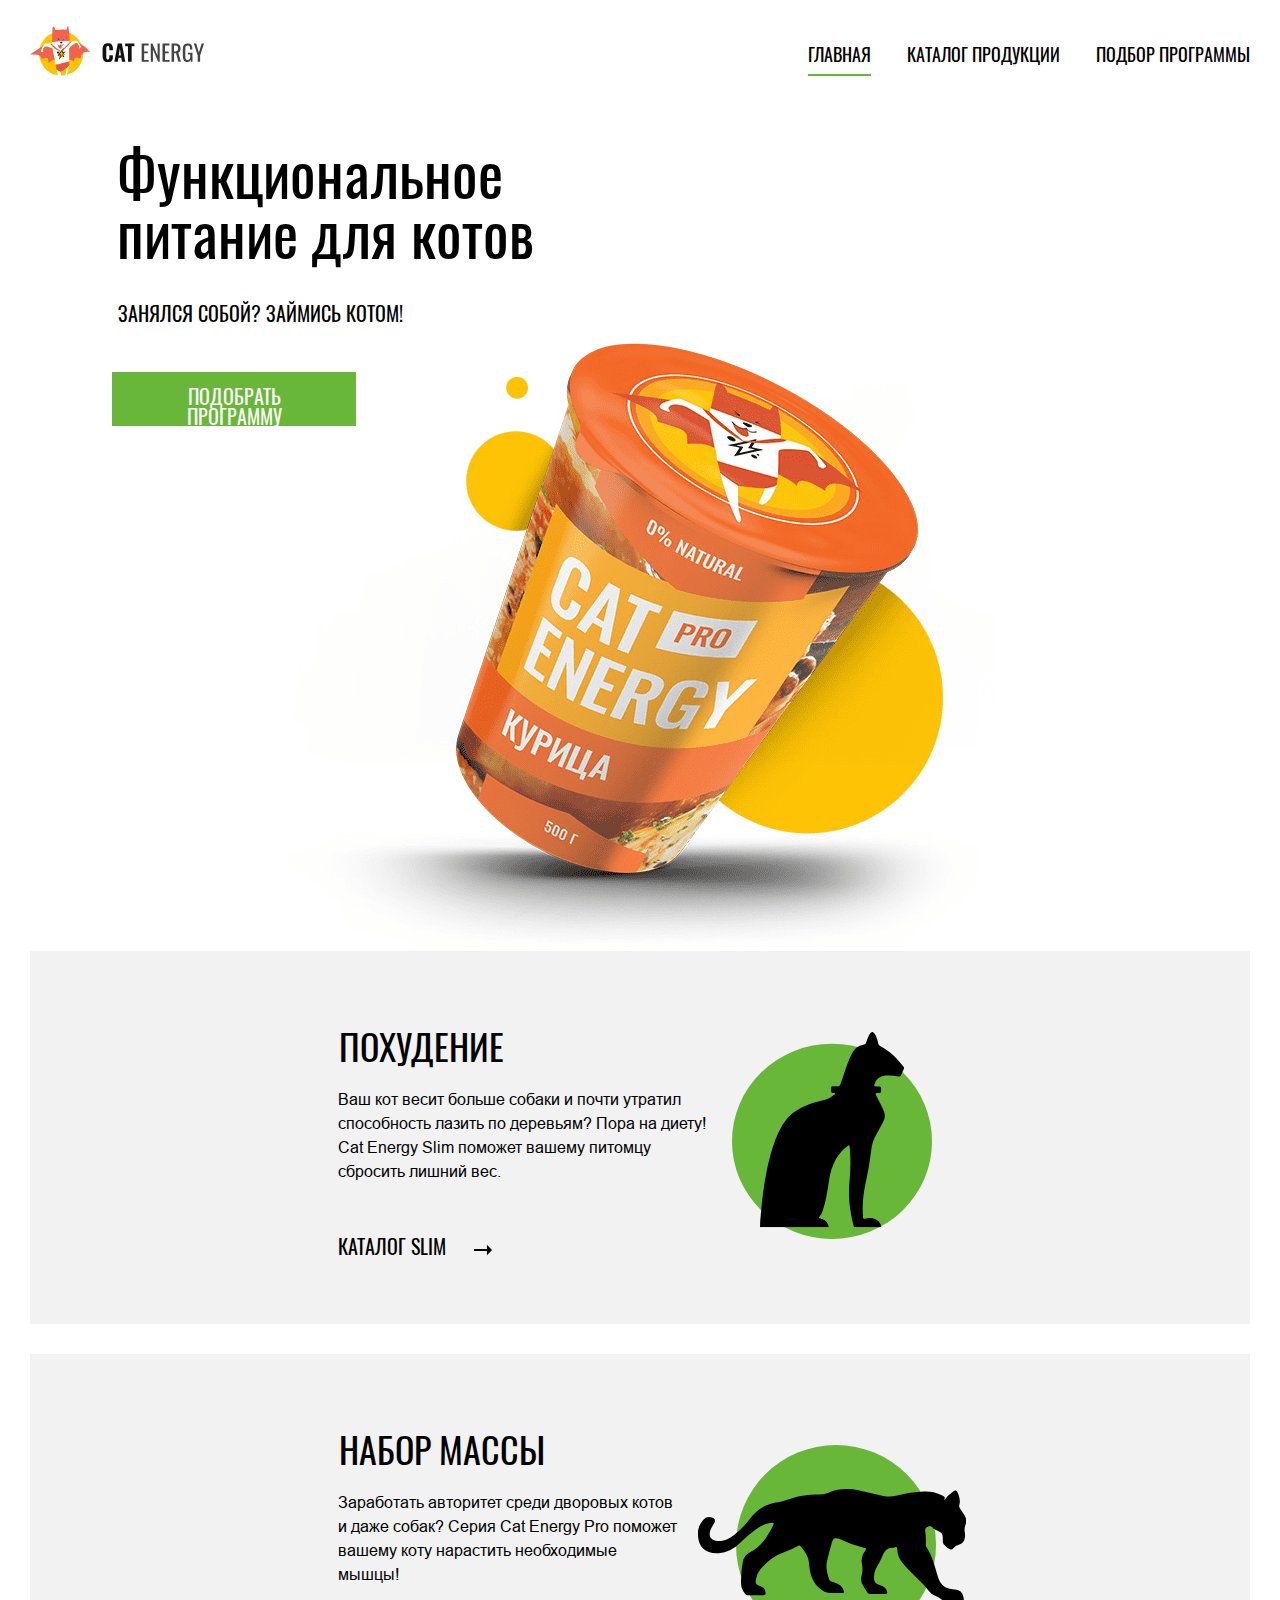
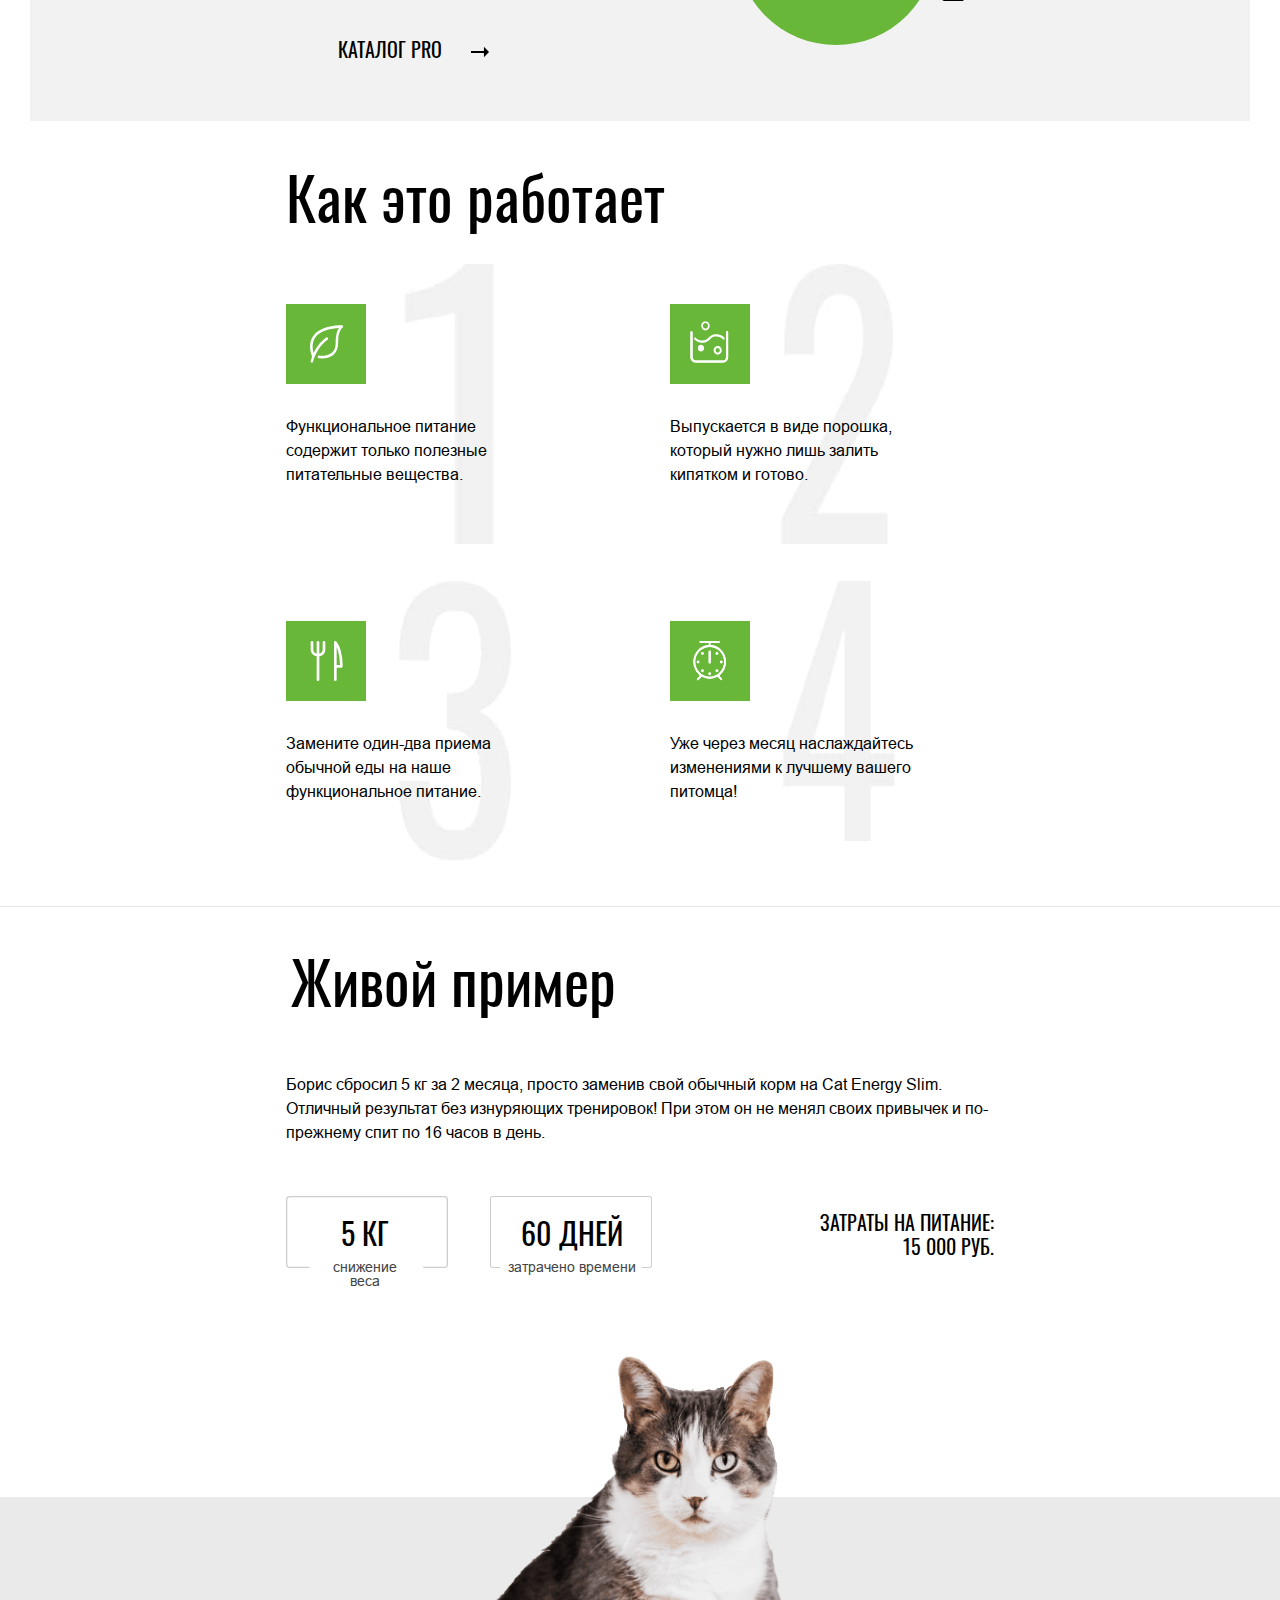
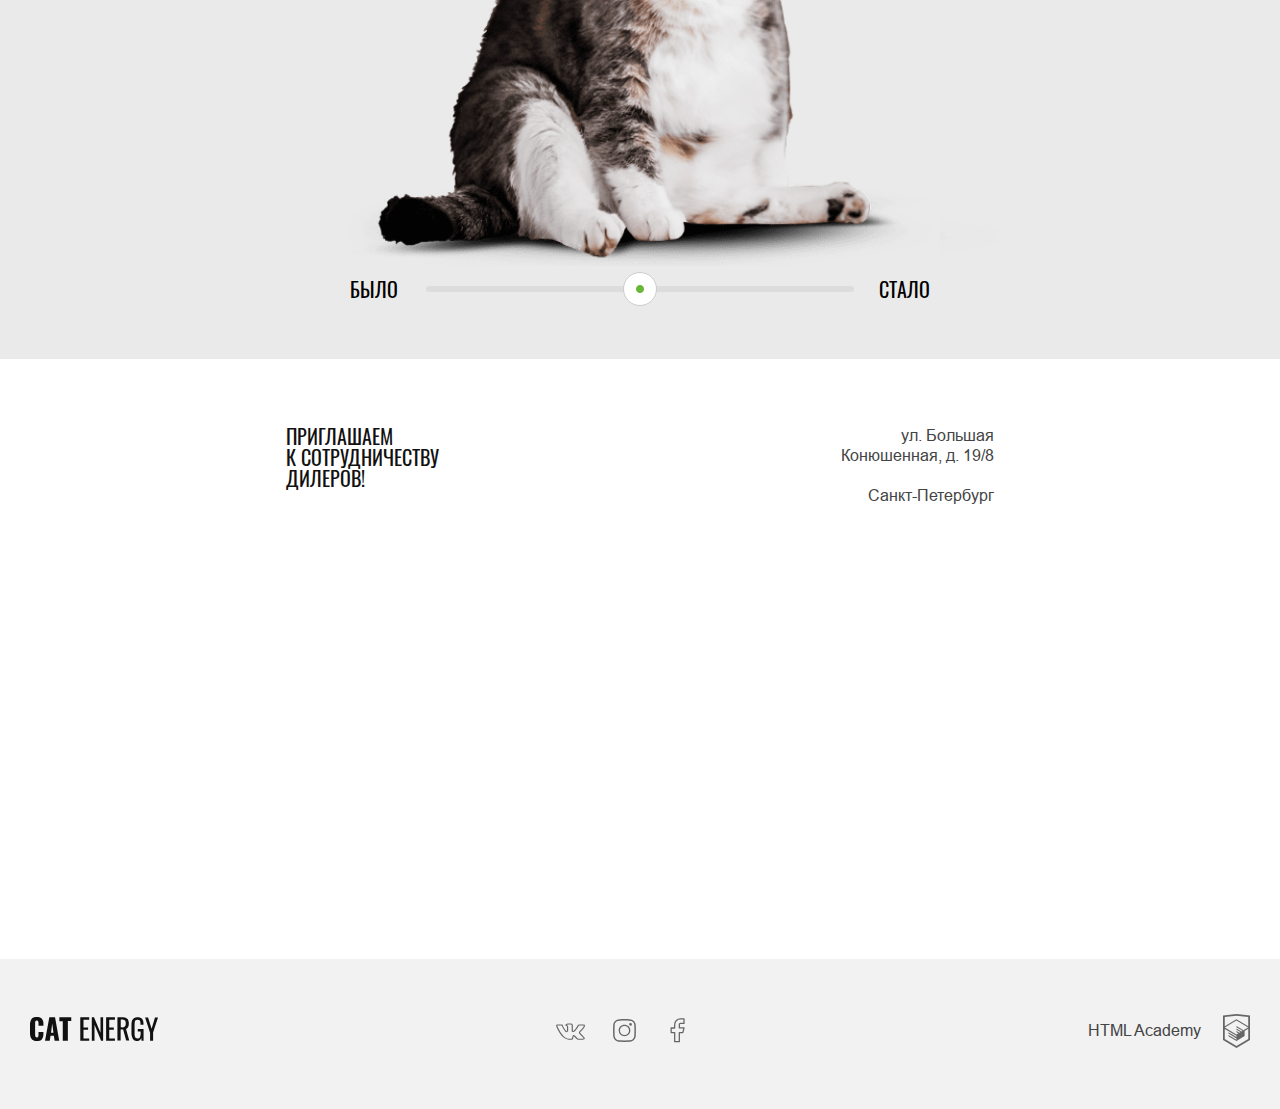
<file: index.html>
<!DOCTYPE html>
<html class="page" lang="ru">
<head>
  <meta charset="UTF-8">
  <title>Функциональное питание для котов cat energy</title>
  <link rel="stylesheet" href="bloks\header.css" type="text/css">
  <link rel="stylesheet" href="bloks\page.css" type="text/css">
  <link rel="stylesheet" href="bloks\footer.css" type="text/css">
  <link rel="stylesheet" href="global\fonts.css">
  <link rel="stylesheet" href="global\global.css">
</head>
<body class="page__body">
  <header class="page-header">
    <div class="page-header__logo">
      <a class="page-header__logo-items">
        <picture>
          <source media="(min-width: 1440px)" srcset="images\header\logo-desktop.svg">
          <source media="(min-width: 768px)" srcset="images\header\logo-tablet.svg">
          <img class="page-header__logo-icon" src="images\header\logo-mobile.svg" alt="Логотип">
        </picture>
      </a>
      <a class="page-header__logo-items">
        <img class="page-header__logo-item" src="images\header\logo.svg" alt="Cat Energy">
      </a>
    </div>
    <nav class="page-header__main-nav page-header__main-nav--opened page-header__main-nav--nojs" >
      <button class="main-nav__toggle" type="button"><span class="visually-hidden">Открыть меню</span></button>
      <ul class="main-nav__list">
        <li class="main-nav__list-item main-nav__list-item--activ">
          <a class="main-nav__list-link">Главная</a>
        </li>
        <li class="main-nav__list-item">
          <a class="main-nav__list-link" href="catalog.html">Каталог продукции</a>
        </li>
        <li class="main-nav__list-item">
          <a class="main-nav__list-link" href="form.html">Подбор программы</a>
        </li>
      </ul>
    </nav>
  </header>
  <script>
    var navMain = document.querySelector('.page-header__main-nav');
    var navToggle = document.querySelector('.main-nav__toggle');

    navMain.classList.remove('page-header__main-nav--nojs');

    navToggle.addEventListener('click', function(){
      if (navMain.classList.contains('page-header__main-nav--closed')){
        navMain.classList.remove('page-header__main-nav--closed');
        navMain.classList.add('page-header__main-nav--opened');
      } else {
        navMain.classList.add('page-header__main-nav--closed');
        navMain.classList.remove('page-header__main-nav--opened');
      }
    });
  </script>
  <main class="page-main">
    <section class="program-selection">
      <h1 class="page-main__title">Функциональное питание для котов</h1>
      <h2 class="visually-hidden">Программа питания для похудения</h2>
      <p class="program-selection__slogan">Занялся собой? Займись котом!</p>
      <a class="program-selection__link" href="form.html">
        <span class="program-selection__link-intro" >подобрать программу</span>
      </a>
    </section>
    <section class="program">
      <div class="program-wrapper">
        <section class="program-slim">
          <div class="program-slim__wrapper">
            <h1 class="program-slim__title">Похудение</h1>
            <div class="program-slim__description">
              Ваш кот весит больше собаки и
              почти утратил способность лазить
              по деревьям? Пора на диету! Cat
              Energy Slim поможет вашему
              питомцу сбросить лишний вес.
            </div>
            <a class="program-slim__catalog" href="catalog.html">каталог slim </a>
          </div>
        </section>
        <section class="program-pro">
          <div class="program-pro__wrapper">
            <h1 class="program-pro__title">Набор массы</h1>
            <div class="program-pro__description">
              Заработать авторитет среди дворовых котов и даже собак?
              Серия Cat Energy Pro поможет вашему коту нарастить необходимые мышцы!
            </div>
            <a class="program-pro__catalog" href="catalog.html">каталог pro </a>
          </div>
        </section>
      </div>
    </section>
    <section class="program-operation">
      <div class="program-operation__wrapper">
        <h2 class="program-operation__title">Как это работает</h2>
        <ul class="program-operation__list">
          <li class="program-operation__item one">
            <img class="program-operation__icon" src="images\page\Group_1.svg" alt="icon">
            <p class="program-operation__intro">
            Функциональное питание
            содержит только полезные
            питательные вещества.</p>
          </li>
          <li class="program-operation__item two">
            <img class="program-operation__icon" src="images\page\Group_2.svg" alt="icon">
            <p class="program-operation__intro">
              Выпускается в виде порошка,
              который нужно лишь залить
              кипятком и готово.</p>
          </li>
          <li class="program-operation__item three">
            <img class="program-operation__icon" src="images\page\Group_3.svg" alt="icon">
            <p class="program-operation__intro">
              Замените один-два приема
              обычной еды на наше
              функциональное питание.</p>
          </li>
          <li class="program-operation__item four">
            <img class="program-operation__icon" src="images\page\Group_4.svg" alt="icon">
            <p class="program-operation__intro">
              Уже через месяц наслаждайтесь
              изменениями к лучшему
              вашего питомца!</p>
          </li>
        </ul>
      </div>
    </section>
    <section class="example">
      <div class="example__title-wrapper" >
      <h2 class="example__title">Живой пример</h2>
      </div>
      <div class="example__wrapper">
        <article class="example__discription">
          <div class="example__intro">
            Борис сбросил 5 кг за 2 месяца,
            просто заменив свой обычный корм
            на Cat Energy Slim. Отличный результат
            без изнуряющих тренировок! При этом он не менял
            своих привычек и по-прежнему спит по 16 часов в день.
          </div>
          <div class="example__result result">
            <div class="example__result-wraper">
              <p class="result__weight">
                <b class="result__weight-intro">5 КГ</b>
                <span class="result__weight-discription">снижение веса</span>
              </p>
              <p class="result__days">
                <b class="result__days-intro">60 ДНЕЙ</b>
                <span class="result__days-discription">затрачено времени</span>
              </p>
            </div>
            <b class="example__cost">Затраты на питание:
              <span class="example__cost-item" >15 000 руб.</span></b>
          </div>
        </article>
        <article class="example__slider">
          <div class="slider-wrapper">
            <div class="img slider-after"></div>
            <div class="img slider-before"></div>
          </div>
          <div class="example__slider-change change">
            <span class="change-before">Было</span>
            <input class="change__item" type="range" id="fader" oninput="onSliderChange(this.value)">
            <span class="change-after">Стало</span>
          </div>
        </article>
        <script src="script.js"></script>
      </div>
    </section>
  </main>
  <footer class="page-footer">
    <div class="page-footer__wrapper ">
      <div class="page-footer__cooperation cooperation">
        <div class="page-footer__cooperation-wrapper">
          <b class="cooperation__title">приглашаем <br> к сотрудничеству <br> дилеров!</b>
          <p class="cooperation__address">
            <span class="cooperation__address-intro">ул. Большая Конюшенная, д. 19/8</span>
            <span class="cooperation__address-intro">Санкт-Петербург</span>
          </p>
        </div>
      </div>
      <div id="map" class="map js-map">
        <script src="https://api-maps.yandex.ru/2.1/?lang=ru_RU&amp;apikey=d3330af5-6cea-4dac-9cd5-9641ea25615a" type="text/javascript"></script>
        <script src="map.js"></script>
      </div>
      <div class="page-footer__contacts">
        <div class="page-footer__contacts-wrapper">
          <a class="page-footer__logo-item">
            <img class="page-footer__logo" src="images\footer\footer-logo.svg" width="128px" height="24px" alt="логотип">
          </a>
          <ul class="social__list">
            <li class="social__item">
              <a class="social__link" href="#">
                <svg class="social__link-icon social__link-vkontakte" role="img" alt="Мы в Вконтакте" viewBox="0 0 23 16" id="icon_vkontakte" xmlns="http://www.w3.org/2000/svg"><path d="M.07 4c0-.63.42-.96 1.27-1.01L4.6 3c.22
                  0 .37.09.44.27.33.91.7 1.7 1.13 2.37.41.66.95 1.43 1.63 2.3a.3.3 0 0 0 .28.16c.1 0 .18-.04.24-.13l.07-.2.02-3.17c0-.21-.06-.36-.19-.43A1.9 1.9
                  0 0 0 7.53 4c-.26-.04-.4-.17-.4-.4 0-.05.02-.09.03-.11.3-.8 1.18-1.19 2.63-1.19L11 2.29c.56 0 1.02.12 1.38.35.37.23.55.6.55
                  1.1v4.15c.1.06.2.09.28.09.22 0 .41-.11.57-.33 1.6-1.88 2.48-3.13 2.6-3.77a1.29 1.29 0 0 1 .55-.57c.24-.13.44-.22.62-.27a.5.5 0 0
                  1 .2-.03h3.39l.21.01c.3 0 .52.12.68.35.06.07.1.15.12.24a1.57 1.57 0 0 1 .06.4v.13c-.1.5-.36 1.03-.78 1.6-.41.57-.94 1.18-1.59 1.84-.64.66-1.04
                  1.09-1.2 1.3-.13.14-.2.28-.2.4 0 .1.06.2.18.33l3.2 3.36c.17.2.26.41.26.64 0 .28-.13.52-.4.7-.26.18-.57.28-.94.3l-.37.03h-3.33a.8.8 0 0 0-.08
                  0 .8.8 0 0 1-.1.02c-.31 0-.61-.12-.89-.35a182 182 0 0 1-2.06-2.16 1.1 1.1 0 0 0-.3-.24 25.63 25.63 0 0
                  0-.44 1.63l-.07.31c-.14.43-.45.68-.92.77l-.3.02H9.74a5.92 5.92 0 0 1-3.62-1.4 14.5 14.5 0 0 1-3.25-3.59A32.9 32.9 0 0
                  1 .18 4.52C.11 4.36.07 4.2.07 4Zm13.15 4.73c-.3 0-.58-.07-.83-.21-.25-.14-.37-.33-.37-.58v-4.2c0-.25-.07-.42-.22-.52-.15-.1-.4-.16-.77-.16L9.8
                  3.1c-.63 0-1.1.09-1.43.27.65.26.97.67.97 1.24v3.22c-.03.3-.18.56-.44.76-.26.2-.55.3-.88.3-.43 0-.77-.17-1-.53a18.47 18.47 0 0
                  1-2.54-4.1l-.2-.47-2.9-.02c-.2 0-.3.01-.33.03-.02.02-.03.07-.03.16 0 .1.02.22.04.34l.46 1.03a23.46 23.46 0 0 0 4 6.25c1.44 1.53 2.85 2.29
                  4.23 2.29h2.2c.08 0 .15-.02.19-.07a.52.52 0 0 0 .1-.24l.05-.18.42-1.61c.11-.22.22-.37.3-.44.16-.14.35-.2.57-.2.35 0 .71.17 1.08.53l1.86
                  1.97c.11.16.24.24.37.24h3.6c.45 0 .67-.1.67-.28a.31.31 0 0 0-.07-.18l-3.17-3.3a1.17 1.17 0 0 1-.38-.83c0-.3.12-.57.35-.84.2-.25.56-.65
                  1.11-1.22a28.2 28.2 0 0 0 1.43-1.59c.41-.5.68-.94.81-1.34l.07-.24a.24.24 0 0 1-.02-.12l-.02-.14h-3.44c-.22.07-.4.18-.53.33l-.13.35c-.36.84-1.32
                  2.14-2.86 3.9-.31.24-.67.36-1.08.36Z"/>
                </svg>
              </a>
            </li>
            <li class="social__item">
              <a class="social__link" href="#" >
                <svg class="social__link-icon social__link-instagram" role="img" alt="Мы в Инстаграм" viewBox="0 0 16 16" id="icon_instagram" xmlns="http://www.w3.org/2000/svg"><g clip-path="url(#a)">
                  <path d="M7.98.06c1.34 0 2.43.02 3.27.05a6 6 0 0 1 1.92.37 3.99 3.99 0 0 1 2.31 2.32 6 6 0 0 1 .38 1.92 91.88 91.88 0 0 1 0 6.53 6 6 0
                  0 1-.38 1.92 3.99 3.99 0 0 1-2.3 2.31 6 6 0 0 1-1.93.38 91.88 91.88 0 0 1-6.53 0 6 6 0 0 1-1.92-.38 3.99 3.99 0 0 1-2.32-2.3 6 6 0 0
                  1-.37-1.93 91.73 91.73 0 0 1 0-6.53A6 6 0 0 1 .48 2.8 3.99 3.99 0 0 1 2.8.48 6 6 0 0 1 4.72.11C5.56.08 6.65.06 7.98.06Zm0
                  1.03c-1.38 0-2.51.02-3.39.05-.56.02-1.08.12-1.56.3-.75.31-1.28.84-1.6 1.6-.17.47-.27 1-.29 1.55a98.83 98.83 0 0 0 0 6.79c.02.56.12
                  1.08.3 1.56.31.75.84 1.28 1.6 1.6.47.17 1 .27 1.55.29a98.66 98.66 0 0 0 6.79 0 5.01 5.01 0 0 0 1.56-.3 2.85 2.85 0 0 0
                  1.6-1.6c.17-.47.27-1 .29-1.55a98.66 98.66 0 0 0 0-6.79 5.01 5.01 0 0 0-.3-1.56 2.85 2.85 0 0
                  0-1.6-1.6c-.47-.17-1-.27-1.55-.29-.88-.03-2.01-.05-3.4-.05Zm0 10.07c.88 0 1.63-.31 2.25-.93.62-.62.93-1.37.93-2.25
                  0-.87-.31-1.62-.93-2.24a3.06 3.06 0 0 0-2.25-.93c-.87 0-1.62.31-2.24.93a3.06 3.06 0 0 0-.93 2.24c0 .88.31 1.63.93 2.25.62.62 1.37.93
                  2.24.93Zm0-7.24c1.13 0 2.09.4 2.88 1.19.8.8 1.19 1.75 1.19 2.87 0 1.13-.4 2.09-1.2 2.88-.78.8-1.74 1.19-2.87 1.19-1.12
                  0-2.08-.4-2.87-1.2a3.92 3.92 0 0 1-1.19-2.87c0-1.12.4-2.08 1.19-2.87.8-.8 1.75-1.19 2.87-1.19Zm5.2-.15a.95.95 0 0 1-.97.94.9.9 0 0
                  1-.67-.28.9.9 0 0 1-.27-.66.95.95 0 0 1 .93-.97c.26 0 .49.1.68.29.2.19.3.42.3.68Z"/></g><defs><clipPath id="a">
                  <path d="M0 0h16v16H0z"/></clipPath></defs>
                </svg>
              </a>
            </li>
            <li class="social__item">
              <a class="social__link" href="#">
                <svg class="social__link-icon social__link-facebook" role="img" alt="Мы в Фейсбуке" viewBox="0 0 22 22"  fill="none" id="icon_facebook" xmlns="http://www.w3.org/2000/svg">
                  <path d="M16.5 1.83h-2.75c-1.22 0-2.38.48-3.24 1.32a4.45 4.45 0 0 0-1.34
                  3.18v2.7H6.42v3.59h2.75v7.19h3.66v-7.2h2.75l.92-3.59h-3.67v-2.7c0-.23.1-.46.27-.63.17-.17.4-.26.65-.26h2.75v-3.6Z" stroke="none
                  stroke-width="1.1" stroke-linecap="round" stroke-linejoin="round"/>
                </svg>
              </a>
            </li>
          </ul>
          <div class="copyrigh-wrapper">
            <a class="page-footer__copyright copyright" href="#">
              <span class="copyright__text">HTML Academy</span>
                <svg class="copyright__logo" role="img" alt="логотип" viewBox="0 0 27 34" id="logo_html" xmlns="http://www.w3.org/2000/svg">< clip-path="url(#a)">
                  <path d="M13.64.02 13.5 0 0 1.4v24.61L13.5 34 27 26.01V1.41L13.64 0Zm11.6 25L13.5 31.96 1.77 25.02v-10.1l11.68 6.93.02
                  1.25-8.02-4.75v1.23l8.04 4.8.02 1.3-8.05-4.76v1.22l8.04 4.81 8.12-4.83V16.9l3.62-2.15v10.26Zm0-11.57L22 15.33l-1.48.88-7.06-4.19-.01
                  1.23 6.04 3.57-.06.03-.13.07-.86.5-4.98-2.95-.01 1.22 3.93 2.33-.93.61-.02.01-2.97-1.74-.01 1.23 1.94 1.13-1.98 1.19L1.8 13.58l11.63-6.96
                  11.8 6.83Zm0-1.22L13.43 5.3 1.77 12.22V2.99L13.5 1.76 25.23 3v9.24Z" /></><defs><clipPath id="fnt">
                  <path d="M0 0h27v34H0z"/></clipPath></defs>
                </svg>
            </a>
          </div>
        </div>
      </div>
    </div>
  </footer>

</body>
</html>
</file>
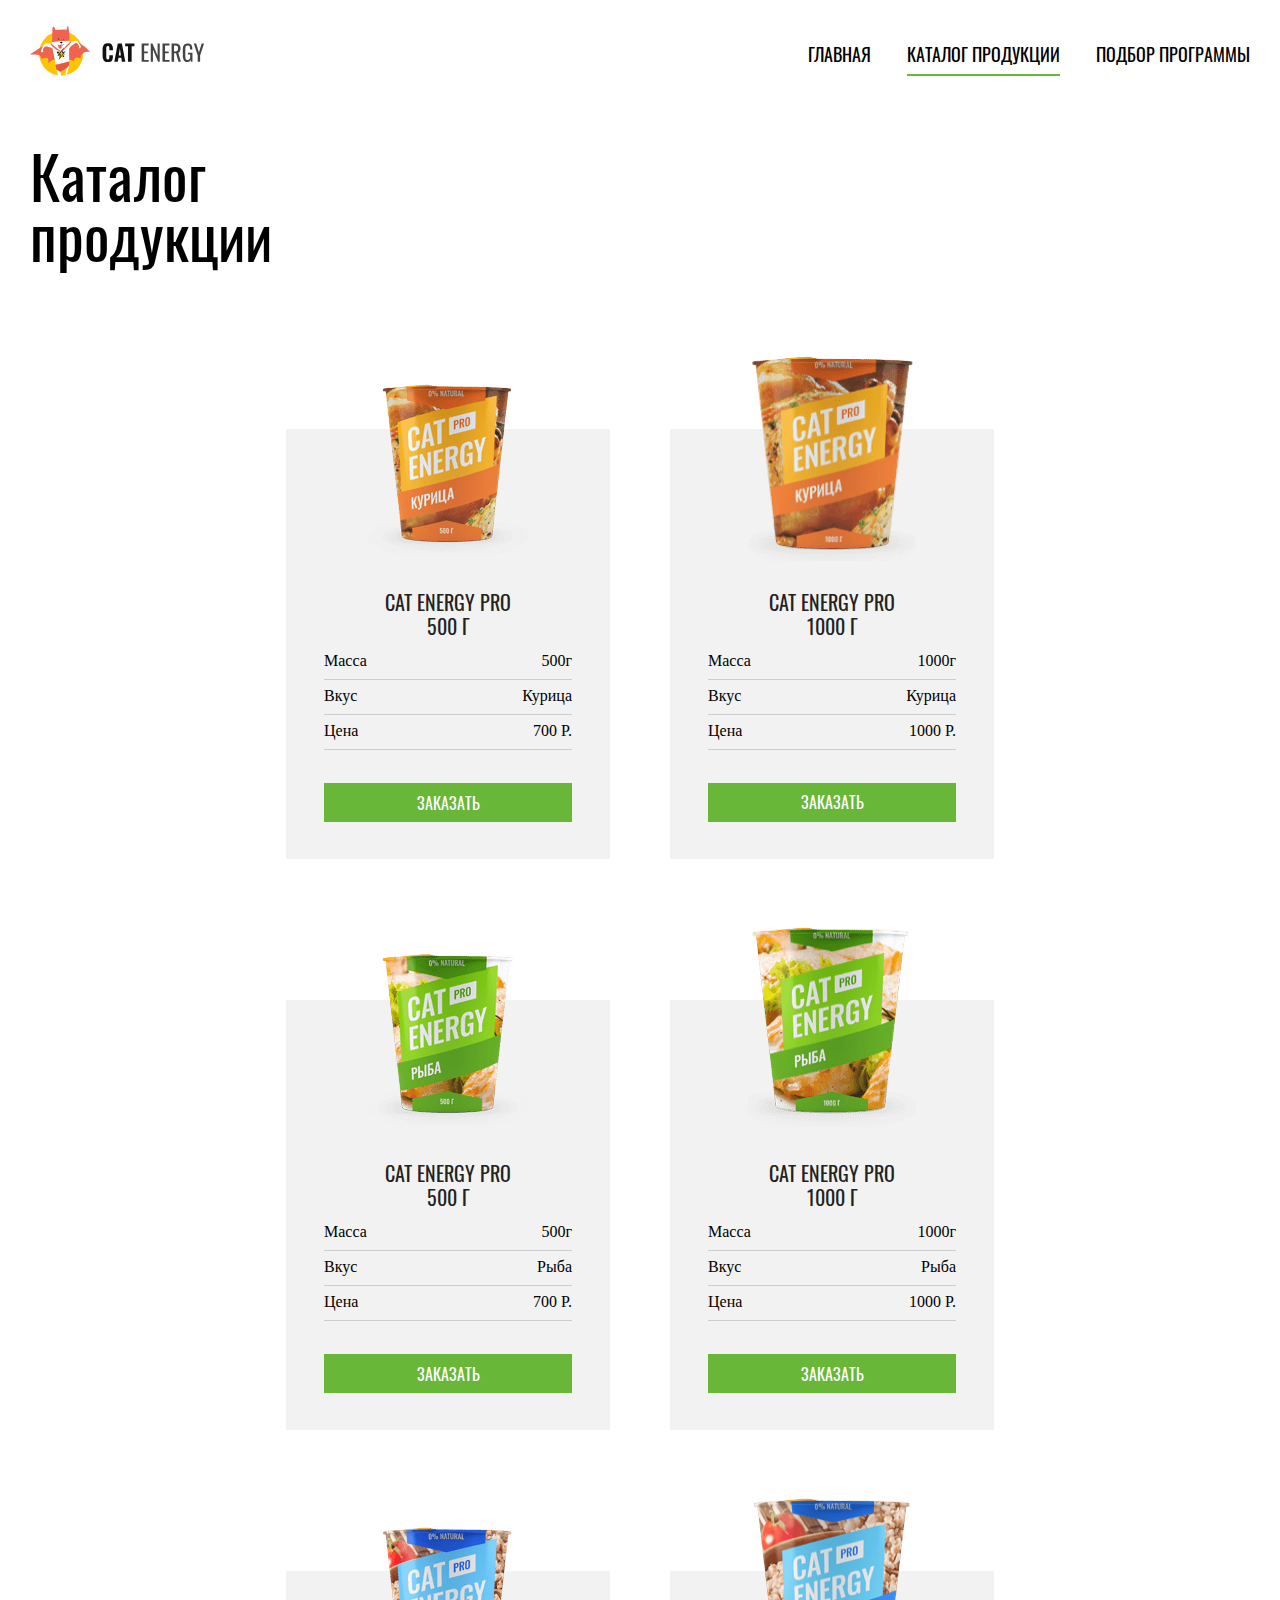
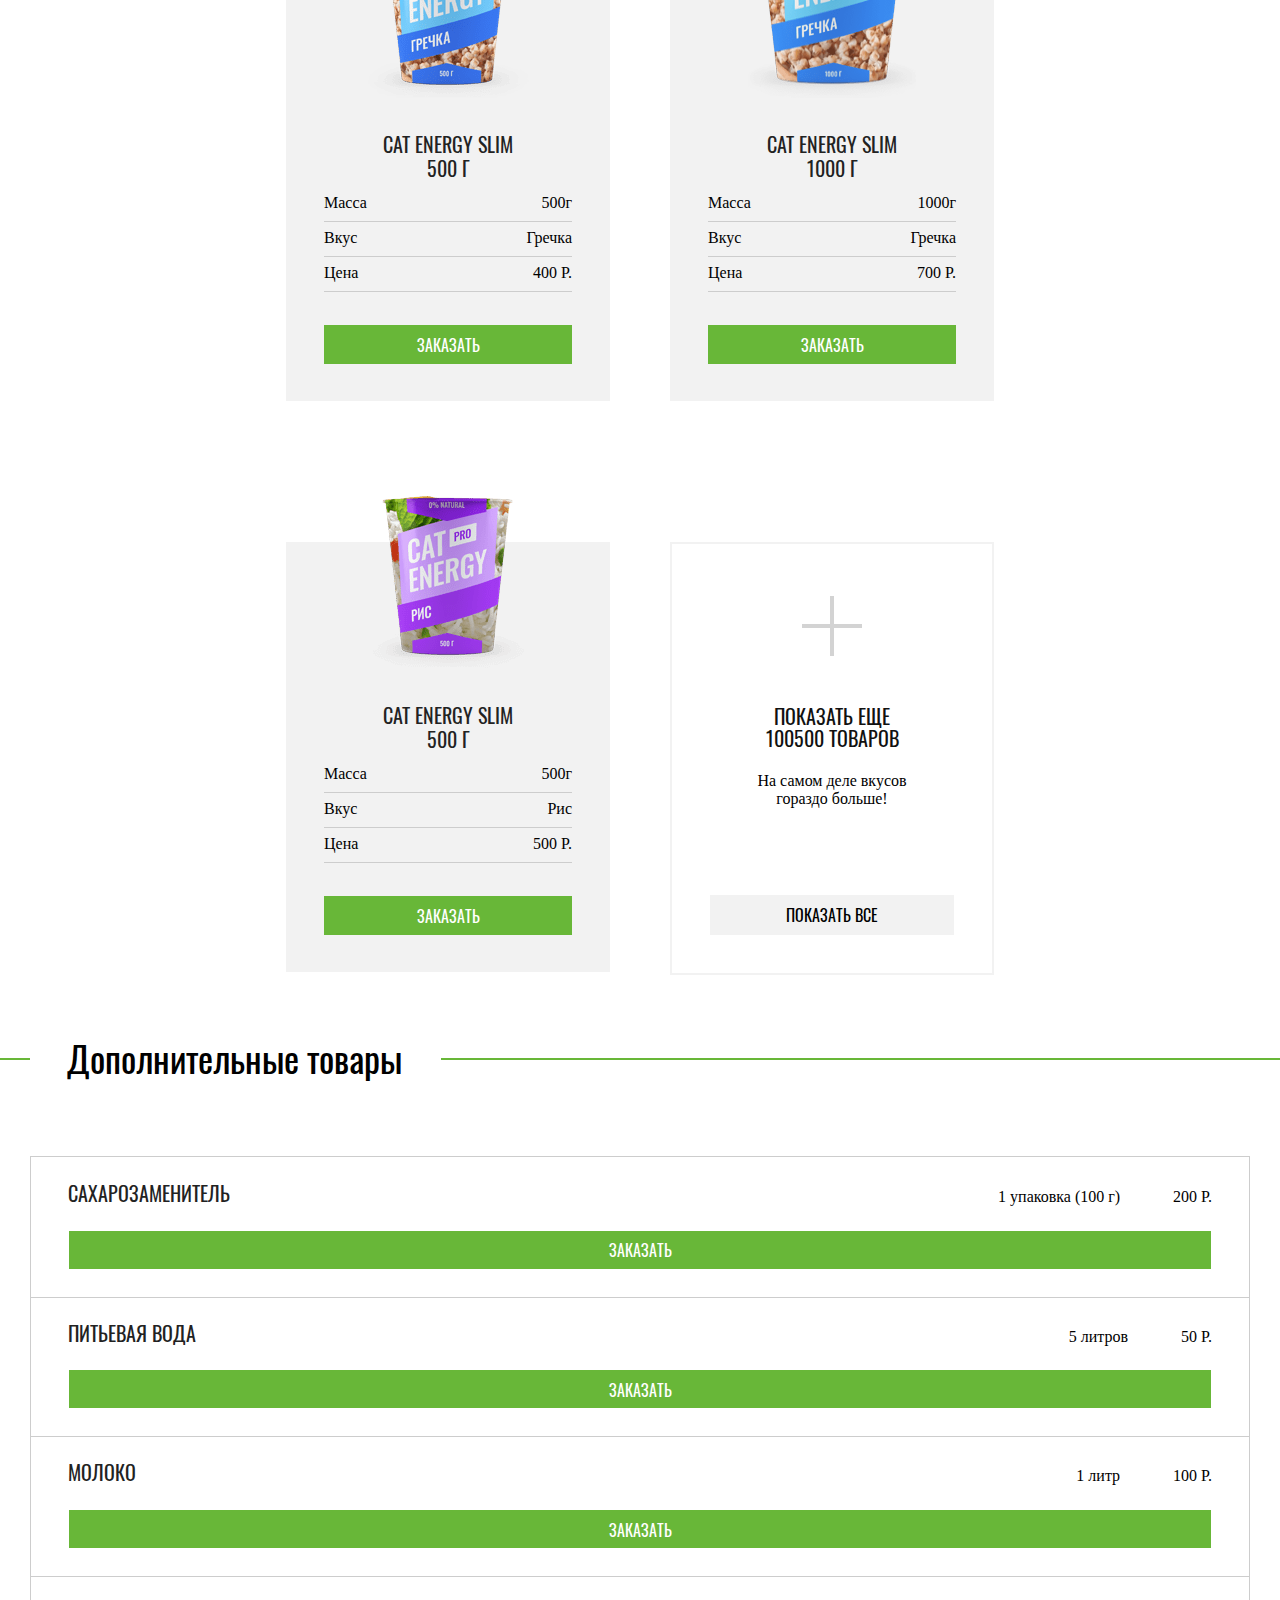
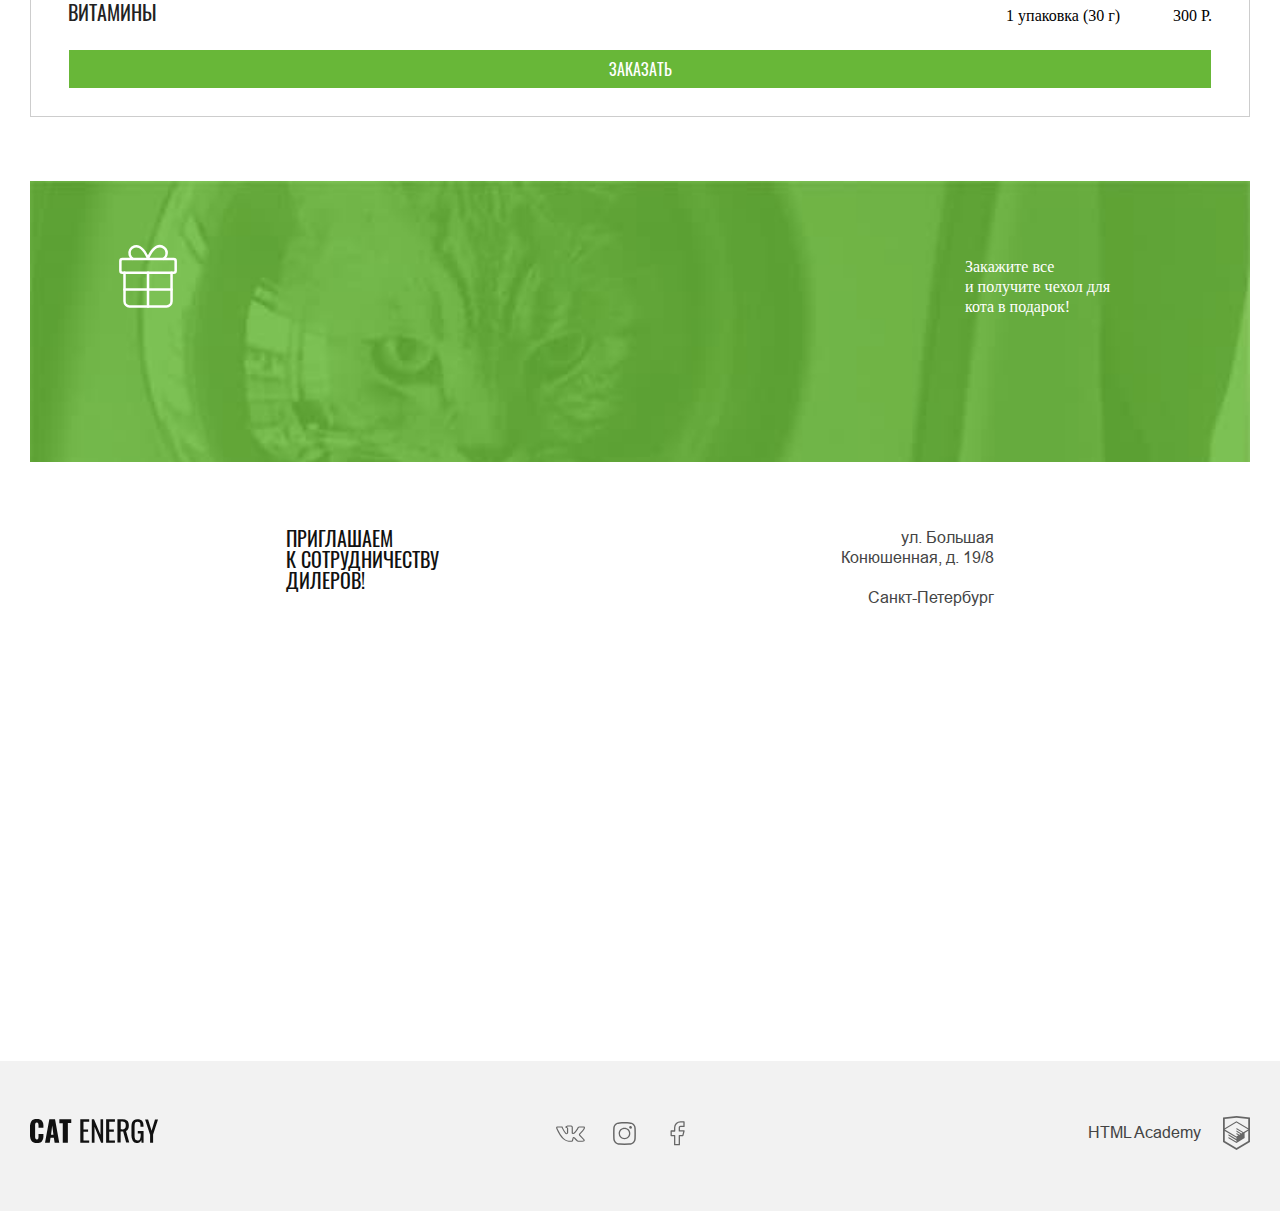
<file: catalog.html>
<!DOCTYPE html>
<html class="catalog-page" lang="ru">
<head>
  <meta charset="UTF-8">
  <title>Каталог продукции</title>
  <link rel="stylesheet" href="bloks\header.css" type="text/css">
  <link rel="stylesheet" href="bloks\catalogpage.css" type="text/css">
  <link rel="stylesheet" href="bloks\footer.css" type="text/css">
  <link rel="stylesheet" href="global\fonts.css">
  <link rel="stylesheet" href="global\global.css">
</head>
<body class="catalog__body">
  <header class="page-header">
    <div class="page-header__logo">
      <a class="page-header__logo-items" href="index.html">
        <picture>
          <source media="(min-width: 1440px)" srcset="images\header\logo-desktop.svg">
          <source media="(min-width: 768px)" srcset="images\header\logo-tablet.svg">
          <img class="page-header__logo-icon" src="images\header\logo-mobile.svg" alt="Логотип">
        </picture>
      </a>
      <a class="page-header__logo-items">
        <img class="page-header__logo-item" src="images\header\logo.svg" alt="Cat Energy">
      </a>
    </div>
    <nav class="page-header__main-nav page-header__main-nav--opened page-header__main-nav--nojs" >
      <button class="main-nav__toggle" type="button"><span class="visually-hidden">Открыть меню</span></button>
      <ul class="main-nav__list-catalog">
        <li class="main-nav__list-item main-nav__item-catalog ">
          <a class="main-nav__list-link" href="index.html">Главная</a>
        </li>
        <li class="main-nav__list-item main-nav__item-catalog  main-nav__catalog-item--activ main-nav__list-item--activ">
          <a class="main-nav__list-link">Каталог продукции</a>
        </li>
        <li class="main-nav__list-item main-nav__item-catalog ">
          <a class="main-nav__list-link" href="form.html">Подбор программы</a>
        </li>
      </ul>
    </nav>
  </header>
  <script>
    var navMain = document.querySelector('.page-header__main-nav');
    var navToggle = document.querySelector('.main-nav__toggle');

    navMain.classList.remove('page-header__main-nav--nojs');

    navToggle.addEventListener('click', function(){
      if (navMain.classList.contains('page-header__main-nav--closed')){
        navMain.classList.remove('page-header__main-nav--closed');
        navMain.classList.add('page-header__main-nav--opened');
      } else {
        navMain.classList.add('page-header__main-nav--closed');
        navMain.classList.remove('page-header__main-nav--opened');
      }
    });
  </script>
  <main class="catalog-cards">
    <h1 class="catalog-cards__title">Каталог продукции</h1>
    <div class="catalog-cards__wrapper">
        <section class="catalog-cards__list catalog">
          <div class="catalog-cards__list-wrapper">
            <a class="catalog__card-link" href="#">
              <picture>
                <source media="(min-width: 768px)" srcset="images\catalog\tab\catalog-product-1-tab.png 1x, images\catalog\tab\catalog-product-1-tab@2x.png 2x">
                <img class="card-image__product-1" src="images/catalog/mob/catalog-product-1.png" srcset="images\catalog\mob\catalog-product-1@2x.png 2x" alt="Cat Energy PRO 500 г">
              </picture>
            </a>
            <div class="catalog__card">
              <a class="catalog__title-link" href="#">
                <h3 class="catalog__card-title">Cat Energy PRO 500 г</h3>
              </a>
              <dl class="catalog__card-discription discription">
                <div class="discription__point">
                  <dt class="discription__point-name">Масса</dt>
                  <dr class="discription__point-info">500г</dr>
                </div>
                <div class="discription__point">
                  <dt class="discription__point-name">Вкус</dt>
                  <dr class="discription__point-info">Курица</dr>
                </div>
                <div class="discription__point">
                  <dt class="discription__point-name">Цена</dt>
                  <dr class="discription__point-info">700 Р.</dr>
                </div>
              </dl>
            </div>
          </div>
            <a class="catalog__card-button button" href="#">
              <span class="button-intro"> Заказать</span>
            </a>
        </section>
        <section class="catalog-cards__list catalog">
          <div class="catalog-cards__list-wrapper">
            <a class="catalog__card-link" href="#">
              <picture>
                <source media="(min-width: 1440px)" srcset="images\catalog\des\catalog-product-2-des.png 1x, images\catalog\des\catalog-product-2-des@2x.png 2x">
                <source media="(min-width: 768px)" srcset="images\catalog\tab\catalog-product-2-tab.png 1x, images\catalog\tab\catalog-product-2-tab@2x.png 2x">
                <img class="card-image__product-2" src="images\catalog\mob\catalog-product-2.png" srcset="images\catalog\mob\catalog-product-2@2x.png 2x" alt="Cat Energy PRO 1000 г">
              </picture>
            </a>
            <div class="catalog__card">
              <a class="catalog__title-link chicken-card__link" href="#">
                <h3 class="catalog__card-title">Cat Energy PRO 1000 г</h3>
              </a>
              <dl class="catalog__card-discription discription">
                <div class="discription__point">
                  <dt class="discription__point-name">Масса</dt>
                  <dr class="discription__point-info">1000г</dr>
                </div>
                <div class="discription__point">
                  <dt class="discription__point-name">Вкус</dt>
                  <dr class="discription__point-info">Курица</dr>
                </div>
                <div class="discription__point">
                  <dt class="discription__point-name">Цена</dt>
                  <dr class="discription__point-info">1000 Р.</dr>
                </div>
              </dl>
            </div>
          </div>
          <a class="catalog__card-button button" href="#">
            <span class="button-intro"> Заказать</span>
          </a>
        </section>
        <section class="catalog-cards__list catalog">
          <div class="catalog-cards__list-wrapper">
            <a class="catalog__card-link" href="#">
              <picture>
                <source media="(min-width: 768px)" srcset="images\catalog\tab\catalog-product-3-tab.png 1x, images\catalog\tab\catalog-product-3-tab@2x.png 2x">
                <img class="card-image__product-3" src="images\catalog\mob\catalog-product-3.png" srcset="images\catalog\mob\catalog-product-3@2x.png 2x" alt="Cat Energy PRO 500 г">
              </picture>
            </a>
            <div class="catalog__card">
              <a class="catalog__title-link" href="#">
                <h3 class="catalog__card-title">Cat Energy PRO 500 г</h3>
              </a>
              <dl class="catalog__card-discription discription">
                <div class="discription__point">
                  <dt class="discription__point-name">Масса</dt>
                  <dr class="discription__point-info">500г</dr>
                </div>
                <div class="discription__point">
                  <dt class="discription__point-name">Вкус</dt>
                  <dr class="discription__point-info">Рыба</dr>
                </div>
                <div class="discription__point">
                  <dt class="discription__point-name">Цена</dt>
                  <dr class="discription__point-info">700 Р.</dr>
                </div>
              </dl>
            </div>
          </div>
          <a class="catalog__card-button button" href="#">
            <span class="button-intro"> Заказать</span>
          </a>
        </section>
        <section class="catalog-cards__list catalog">
          <div class="catalog-cards__list-wrapper">
            <a class="catalog__card-link" href="#">
              <picture>
                <source media="(min-width: 1440px)" srcset="images\catalog\des\catalog-product-4-des.png 1x, images\catalog\des\catalog-product-4-des@2x.png 2x">
                <source media="(min-width: 768px)" srcset="images\catalog\tab\catalog-product-4-tab.png 1x, images\catalog\tab\catalog-product-4-tab@2x.png 2x">
                <img class="card-image__product-4" src="images\catalog\mob\catalog-product-4.png" srcset="images\catalog\mob\catalog-product-4@2x.png 2x" alt="Cat Energy PRO 1000 г">
              </picture>
            </a>
            <div class="catalog__card">
              <a class="catalog__title-link fish-card__link" href="#">
                <h3 class="catalog__card-title">Cat Energy PRO 1000 г</h3>
              </a>
              <dl class="catalog__card-discription discription">
                <div class="discription__point">
                  <dt class="discription__point-name">Масса</dt>
                  <dr class="discription__point-info">1000г</dr>
                </div>
                <div class="discription__point">
                  <dt class="discription__point-name">Вкус</dt>
                  <dr class="discription__point-info">Рыба</dr>
                </div>
                <div class="discription__point">
                  <dt class="discription__point-name">Цена</dt>
                  <dr class="discription__point-info">1000 Р.</dr>
                </div>
              </dl>
            </div>
          </div>
          <a class="catalog__card-button button" href="#">
            <span class="button-intro"> Заказать</span>
          </a>
        </section>
        <section class="catalog-cards__list catalog">
          <div class="catalog-cards__list-wrapper">
            <a class="catalog__card-link" href="#">
              <picture>
                <source media="(min-width: 768px)" srcset="images\catalog\tab\catalog-product-5-tab.png 1x, images\catalog\tab\catalog-product-5-tab@2x.png 2x">
                <img class="card-image__product-5" src="images\catalog\mob\catalog-product-5.png" srcset="images\catalog\mob\catalog-product-5@2x.png 2x" alt="Cat Energy SLIM 500 г">
              </picture>
            </a>
            <div class="catalog__card">
              <a class="catalog__title-link" href="#">
                <h3 class="catalog__card-title">Cat Energy SLIM 500 г</h3>
              </a>
              <dl class="catalog__card-discription discription">
                <div class="discription__point">
                  <dt class="discription__point-name">Масса</dt>
                  <dr class="discription__point-info">500г</dr>
                </div>
                <div class="discription__point">
                  <dt class="discription__point-name">Вкус</dt>
                  <dr class="discription__point-info">Гречка</dr>
                </div>
                <div class="discription__point">
                  <dt class="discription__point-name">Цена</dt>
                  <dr class="discription__point-info">400 Р.</dr>
                </div>
              </dl>
            </div>
          </div>
          <a class="catalog__card-button button" href="#">
            <span class="button-intro"> Заказать</span>
          </a>
        </section>
        <section class="catalog-cards__list catalog">
          <div class="catalog-cards__list-wrapper">
            <a class="catalog__card-link" href="#">
              <picture>
                <source media="(min-width: 1440px)" srcset="images\catalog\des\catalog-product-6-des.png 1x, images\catalog\des\catalog-product-6-des@2x.png 2x">
                <source media="(min-width: 768px)" srcset="images\catalog\tab\catalog-product-6-tab@2x.png 1x, images\catalog\tab\catalog-product-6t-tab.png 2x">
                <img class="card-image__product-6" src="images\catalog\mob\catalog-product-6.png" srcset="images\catalog\mob\catalog-product-6@2x.png 2x" alt="Cat Energy SLIM 1000 г">
              </picture>
            </a>
            <div class="catalog__card">
              <a class="catalog__title-link buckwheat-card__link" href="#">
                <h3 class="catalog__card-title">Cat Energy SLIM 1000 г</h3>
              </a>
              <dl class="catalog__card-discription discription">
                <div class="discription__point">
                  <dt class="discription__point-name">Масса</dt>
                  <dr class="discription__point-info">1000г</dr>
                </div>
                <div class="discription__point">
                  <dt class="discription__point-name">Вкус</dt>
                  <dr class="discription__point-info">Гречка</dr>
                </div>
                <div class="discription__point">
                  <dt class="discription__point-name">Цена</dt>
                  <dr class="discription__point-info">700 Р.</dr>
                </div>
              </dl>
            </div>
          </div>
          <a class="catalog__card-button button" href="#">
            <span class="button-intro"> Заказать</span>
          </a>
        </section>
        <section class="catalog-cards__list catalog">
          <div class="catalog-cards__list-wrapper">
            <a class="catalog__card-link" href="#">
              <picture>
                <source media="(min-width: 768px)" srcset="images\catalog\tab\catalog-product-7-tab.png 1x, images\catalog\tab\catalog-product-7-tab@2x.png 2x">
                <img class="card-image__product-7" src="images/catalog/mob/catalog-product-7.png" srcset="images\catalog\mob\catalog-product-7@2x.png 2x" alt="Cat Energy SLIM 500 г">
              </picture>
            </a>
            <div class="catalog__card">
              <a class="catalog__title-link" href="#">
                <h3 class="catalog__card-title">Cat Energy SLIM 500 г</h3>
              </a>
              <dl class="catalog__card-discription discription">
                <div class="discription__point">
                  <dt class="discription__point-name">Масса</dt>
                  <dr class="discription__point-info">500г</dr>
                </div>
                <div class="discription__point">
                  <dt class="discription__point-name">Вкус</dt>
                  <dr class="discription__point-info">Рис</dr>
                </div>
                <div class="discription__point">
                  <dt class="discription__point-name">Цена</dt>
                  <dr class="discription__point-info">500 Р.</dr>
                </div>
              </dl>
            </div>
          </div>
          <a class="catalog__card-button button" href="#">
            <span class="button-intro"> Заказать</span>
          </a>
        </section>
        <section class="catalog-cards__more">
          <div class="list-more">
            <h3 class="more__title">Показать еще 100500 товаров</h3>
            <p class="more__intro">На самом деле вкусов гораздо больше!</p>
            <button class="catalog-button pagination-show-more" type="button">
              <span class="catalog-button__intro"> показать все</span>
            </button>
          </div>
        </section>
      </div>
        <section class="catalog-cards__additional additional">
          <h2 class="additional__title">Дополнительные товары</h2>
          <div class="additional__wrapper">
            <ul class="additional__card">
              <li class="additional__card-item">
                <div class="card-item__wrapper">
                  <h3 class="additional__card-title">Сахарозаменитель</h3>
                  <p class="additional__card-discription card-discription">
                    <span class="card-discription__point">1 упаковка (100 г)</span>
                    <span class="card-discription__into">200 Р.</span>
                  </p>
                </div>
                <a class="additional__card-button button" href="#">
                  <span class="button-intro"> Заказать</span>
                </a>
              </li>
              <li class="additional__card-item">
                <div class="card-item__wrapper">
                  <h3 class="additional__card-title">питьевая вода</h3>
                  <p class="additional__card-discription card-discription">
                    <span class="card-discription__point">5 литров</span>
                    <span class="card-discription__into">50 Р.</span>
                  </p>
                </div>
                <a class="additional__card-button button" href="#">
                  <span class="button-intro"> Заказать</span>
                </a>
              </li>
              <li class="additional__card-item">
                <div class="card-item__wrapper">
                  <h3 class="additional__card-title">молоко</h3>
                  <p class="additional__card-discription card-discription">
                    <span class="card-discription__point">1 литр</span>
                    <span class="card-discription__into">100 Р.</span>
                  </p>
                </div>
                <a class="additional__card-button button" href="#">
                  <span class="button-intro"> Заказать</span>
                </a>
              </li>
              <li class="additional__card-item">
                <div class="card-item__wrapper">
                  <h3 class="additional__card-title">витамины</h3>
                  <p class="additional__card-discription card-discription">
                    <span class="card-discription__point">1 упаковка (30 г)</span>
                    <span class="card-discription__into">300 Р.</span>
                  </p>
                </div>
                <a class="additional__card-button button" href="#">
                  <span class="button-intro"> Заказать</span>
                </a>
              </li>
            </ul>
            <p class="catalog-cards__intro">Закажите все<br>
            и получите чехол для<br>
            кота в подарок!</p>
          </div>
        </section>
  </main>
  <footer class="page-footer">
    <div class="page-footer__wrapper ">
      <div class="page-footer__cooperation cooperation">
        <div class="page-footer__cooperation-wrapper">
          <b class="cooperation__title">приглашаем <br> к сотрудничеству <br> дилеров!</b>
          <p class="cooperation__address">
            <span class="cooperation__address-intro">ул. Большая Конюшенная, д. 19/8</span>
            <span class="cooperation__address-intro">Санкт-Петербург</span>
          </p>
        </div>
      </div>
      <div id="map" class="map js-map">
        <script src="https://api-maps.yandex.ru/2.1/?lang=ru_RU&amp;apikey=d3330af5-6cea-4dac-9cd5-9641ea25615a" type="text/javascript"></script>
        <script src="map.js"></script>
      </div>
      <div class="page-footer__contacts">
        <div class="page-footer__contacts-wrapper">
          <a class="page-footer__logo-item">
            <img class="page-footer__logo" src="images\footer\footer-logo.svg" width="128px" height="24px" alt="логотип">
          </a>
          <ul class="social__list">
            <li class="social__item">
              <a class="social__link" href="#">
                <svg class="social__link-icon social__link-vkontakte" role="img" alt="Мы в Вконтакте" viewBox="0 0 23 16" id="icon_vkontakte" xmlns="http://www.w3.org/2000/svg"><path d="M.07 4c0-.63.42-.96 1.27-1.01L4.6 3c.22
                  0 .37.09.44.27.33.91.7 1.7 1.13 2.37.41.66.95 1.43 1.63 2.3a.3.3 0 0 0 .28.16c.1 0 .18-.04.24-.13l.07-.2.02-3.17c0-.21-.06-.36-.19-.43A1.9 1.9
                  0 0 0 7.53 4c-.26-.04-.4-.17-.4-.4 0-.05.02-.09.03-.11.3-.8 1.18-1.19 2.63-1.19L11 2.29c.56 0 1.02.12 1.38.35.37.23.55.6.55
                  1.1v4.15c.1.06.2.09.28.09.22 0 .41-.11.57-.33 1.6-1.88 2.48-3.13 2.6-3.77a1.29 1.29 0 0 1 .55-.57c.24-.13.44-.22.62-.27a.5.5 0 0
                  1 .2-.03h3.39l.21.01c.3 0 .52.12.68.35.06.07.1.15.12.24a1.57 1.57 0 0 1 .06.4v.13c-.1.5-.36 1.03-.78 1.6-.41.57-.94 1.18-1.59 1.84-.64.66-1.04
                  1.09-1.2 1.3-.13.14-.2.28-.2.4 0 .1.06.2.18.33l3.2 3.36c.17.2.26.41.26.64 0 .28-.13.52-.4.7-.26.18-.57.28-.94.3l-.37.03h-3.33a.8.8 0 0 0-.08
                  0 .8.8 0 0 1-.1.02c-.31 0-.61-.12-.89-.35a182 182 0 0 1-2.06-2.16 1.1 1.1 0 0 0-.3-.24 25.63 25.63 0 0
                  0-.44 1.63l-.07.31c-.14.43-.45.68-.92.77l-.3.02H9.74a5.92 5.92 0 0 1-3.62-1.4 14.5 14.5 0 0 1-3.25-3.59A32.9 32.9 0 0
                  1 .18 4.52C.11 4.36.07 4.2.07 4Zm13.15 4.73c-.3 0-.58-.07-.83-.21-.25-.14-.37-.33-.37-.58v-4.2c0-.25-.07-.42-.22-.52-.15-.1-.4-.16-.77-.16L9.8
                  3.1c-.63 0-1.1.09-1.43.27.65.26.97.67.97 1.24v3.22c-.03.3-.18.56-.44.76-.26.2-.55.3-.88.3-.43 0-.77-.17-1-.53a18.47 18.47 0 0
                  1-2.54-4.1l-.2-.47-2.9-.02c-.2 0-.3.01-.33.03-.02.02-.03.07-.03.16 0 .1.02.22.04.34l.46 1.03a23.46 23.46 0 0 0 4 6.25c1.44 1.53 2.85 2.29
                  4.23 2.29h2.2c.08 0 .15-.02.19-.07a.52.52 0 0 0 .1-.24l.05-.18.42-1.61c.11-.22.22-.37.3-.44.16-.14.35-.2.57-.2.35 0 .71.17 1.08.53l1.86
                  1.97c.11.16.24.24.37.24h3.6c.45 0 .67-.1.67-.28a.31.31 0 0 0-.07-.18l-3.17-3.3a1.17 1.17 0 0 1-.38-.83c0-.3.12-.57.35-.84.2-.25.56-.65
                  1.11-1.22a28.2 28.2 0 0 0 1.43-1.59c.41-.5.68-.94.81-1.34l.07-.24a.24.24 0 0 1-.02-.12l-.02-.14h-3.44c-.22.07-.4.18-.53.33l-.13.35c-.36.84-1.32
                  2.14-2.86 3.9-.31.24-.67.36-1.08.36Z"/>
                </svg>
              </a>
            </li>
            <li class="social__item">
              <a class="social__link" href="#" >
                <svg class="social__link-icon social__link-instagram" role="img" alt="Мы в Инстаграм" viewBox="0 0 16 16" id="icon_instagram" xmlns="http://www.w3.org/2000/svg"><g clip-path="url(#a)">
                  <path d="M7.98.06c1.34 0 2.43.02 3.27.05a6 6 0 0 1 1.92.37 3.99 3.99 0 0 1 2.31 2.32 6 6 0 0 1 .38 1.92 91.88 91.88 0 0 1 0 6.53 6 6 0
                  0 1-.38 1.92 3.99 3.99 0 0 1-2.3 2.31 6 6 0 0 1-1.93.38 91.88 91.88 0 0 1-6.53 0 6 6 0 0 1-1.92-.38 3.99 3.99 0 0 1-2.32-2.3 6 6 0 0
                  1-.37-1.93 91.73 91.73 0 0 1 0-6.53A6 6 0 0 1 .48 2.8 3.99 3.99 0 0 1 2.8.48 6 6 0 0 1 4.72.11C5.56.08 6.65.06 7.98.06Zm0
                  1.03c-1.38 0-2.51.02-3.39.05-.56.02-1.08.12-1.56.3-.75.31-1.28.84-1.6 1.6-.17.47-.27 1-.29 1.55a98.83 98.83 0 0 0 0 6.79c.02.56.12
                  1.08.3 1.56.31.75.84 1.28 1.6 1.6.47.17 1 .27 1.55.29a98.66 98.66 0 0 0 6.79 0 5.01 5.01 0 0 0 1.56-.3 2.85 2.85 0 0 0
                  1.6-1.6c.17-.47.27-1 .29-1.55a98.66 98.66 0 0 0 0-6.79 5.01 5.01 0 0 0-.3-1.56 2.85 2.85 0 0
                  0-1.6-1.6c-.47-.17-1-.27-1.55-.29-.88-.03-2.01-.05-3.4-.05Zm0 10.07c.88 0 1.63-.31 2.25-.93.62-.62.93-1.37.93-2.25
                  0-.87-.31-1.62-.93-2.24a3.06 3.06 0 0 0-2.25-.93c-.87 0-1.62.31-2.24.93a3.06 3.06 0 0 0-.93 2.24c0 .88.31 1.63.93 2.25.62.62 1.37.93
                  2.24.93Zm0-7.24c1.13 0 2.09.4 2.88 1.19.8.8 1.19 1.75 1.19 2.87 0 1.13-.4 2.09-1.2 2.88-.78.8-1.74 1.19-2.87 1.19-1.12
                  0-2.08-.4-2.87-1.2a3.92 3.92 0 0 1-1.19-2.87c0-1.12.4-2.08 1.19-2.87.8-.8 1.75-1.19 2.87-1.19Zm5.2-.15a.95.95 0 0 1-.97.94.9.9 0 0
                  1-.67-.28.9.9 0 0 1-.27-.66.95.95 0 0 1 .93-.97c.26 0 .49.1.68.29.2.19.3.42.3.68Z"/></g><defs><clipPath id="a">
                  <path d="M0 0h16v16H0z"/></clipPath></defs>
                </svg>
              </a>
            </li>
            <li class="social__item">
              <a class="social__link" href="#">
                <svg class="social__link-icon social__link-facebook" role="img" alt="Мы в Фейсбуке" viewBox="0 0 22 22"  fill="none" id="icon_facebook" xmlns="http://www.w3.org/2000/svg">
                  <path d="M16.5 1.83h-2.75c-1.22 0-2.38.48-3.24 1.32a4.45 4.45 0 0 0-1.34
                  3.18v2.7H6.42v3.59h2.75v7.19h3.66v-7.2h2.75l.92-3.59h-3.67v-2.7c0-.23.1-.46.27-.63.17-.17.4-.26.65-.26h2.75v-3.6Z" stroke="none
                  stroke-width="1.1" stroke-linecap="round" stroke-linejoin="round"/>
                </svg>
              </a>
            </li>
          </ul>
          <div class="copyrigh-wrapper">
            <a class="page-footer__copyright copyright" href="#">
              <span class="copyright__text">HTML Academy</span>
                <svg class="copyright__logo" role="img" alt="логотип" viewBox="0 0 27 34" id="logo_html" xmlns="http://www.w3.org/2000/svg">< clip-path="url(#a)">
                  <path d="M13.64.02 13.5 0 0 1.4v24.61L13.5 34 27 26.01V1.41L13.64 0Zm11.6 25L13.5 31.96 1.77 25.02v-10.1l11.68 6.93.02
                  1.25-8.02-4.75v1.23l8.04 4.8.02 1.3-8.05-4.76v1.22l8.04 4.81 8.12-4.83V16.9l3.62-2.15v10.26Zm0-11.57L22 15.33l-1.48.88-7.06-4.19-.01
                  1.23 6.04 3.57-.06.03-.13.07-.86.5-4.98-2.95-.01 1.22 3.93 2.33-.93.61-.02.01-2.97-1.74-.01 1.23 1.94 1.13-1.98 1.19L1.8 13.58l11.63-6.96
                  11.8 6.83Zm0-1.22L13.43 5.3 1.77 12.22V2.99L13.5 1.76 25.23 3v9.24Z" /></><defs><clipPath id="fnt">
                  <path d="M0 0h27v34H0z"/></clipPath></defs>
                </svg>
            </a>
          </div>
        </div>
      </div>
    </div>
  </footer>
</body>
</html>
</file>
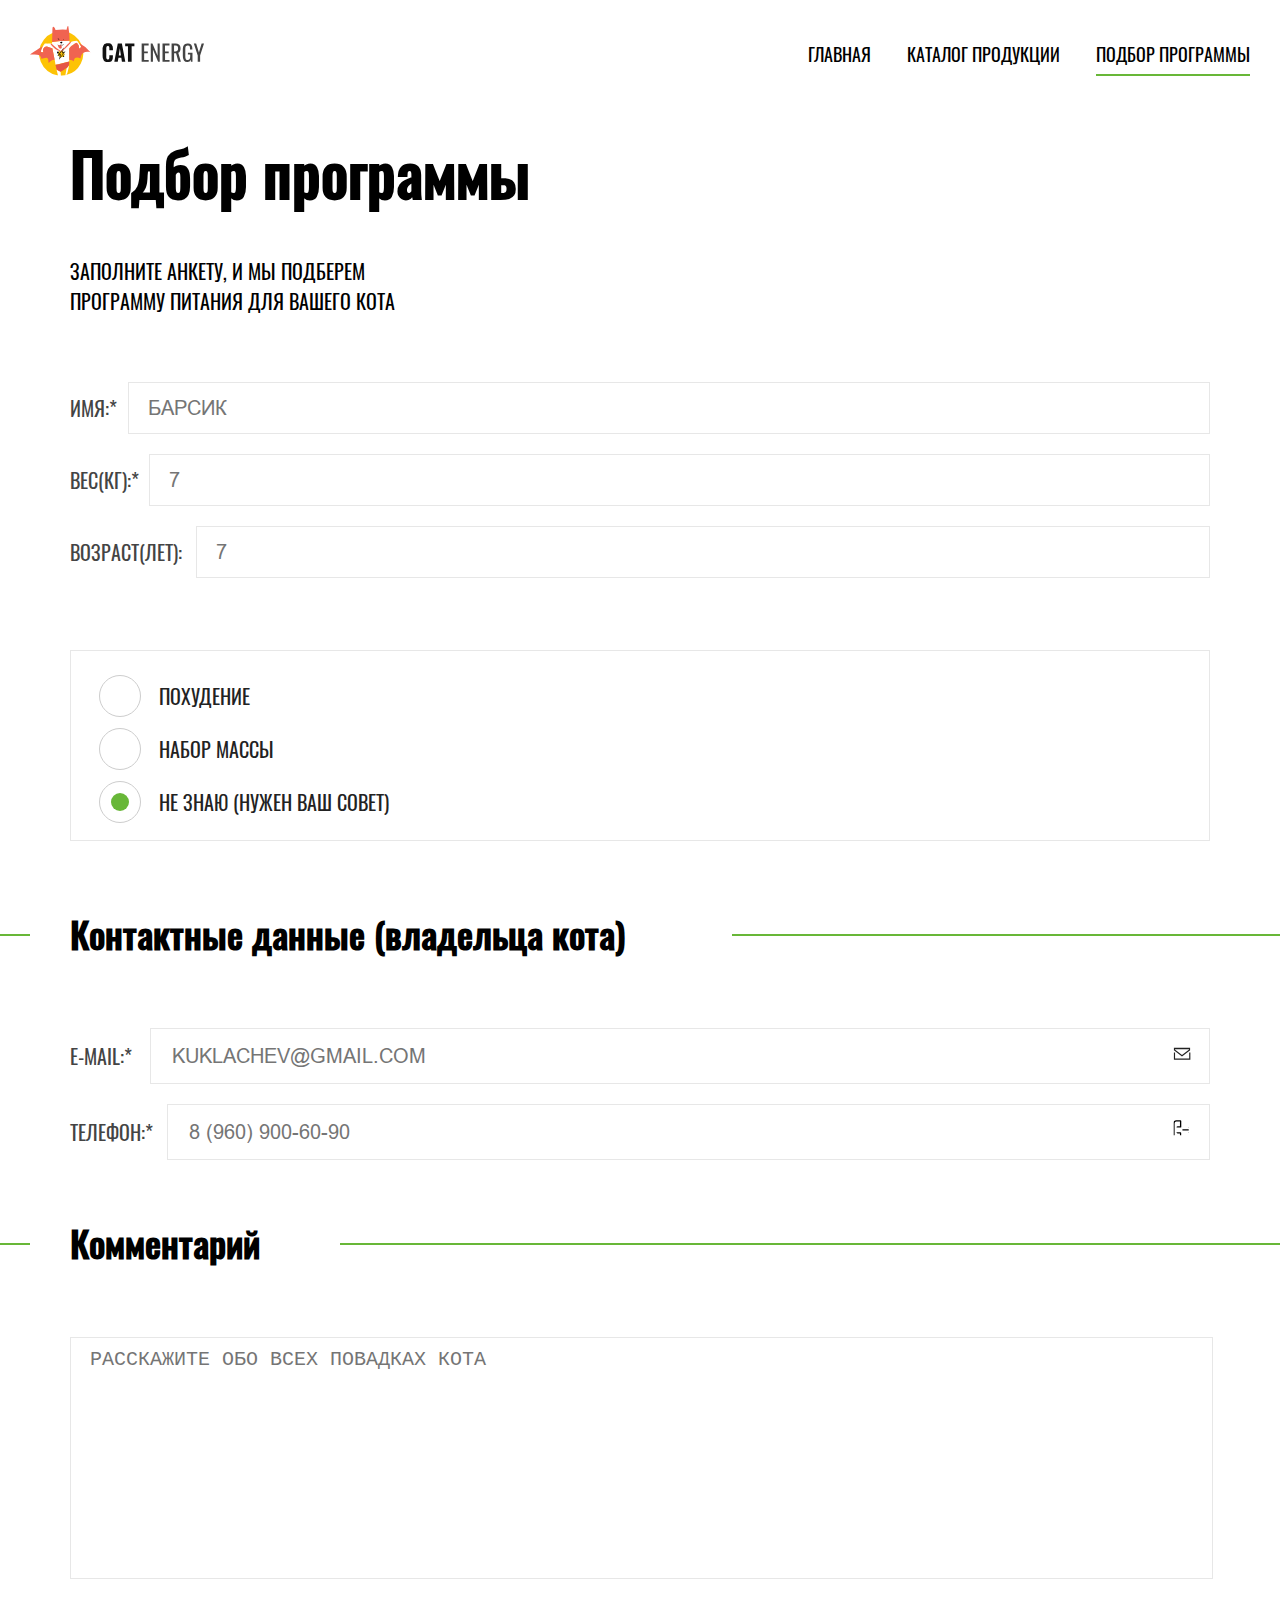
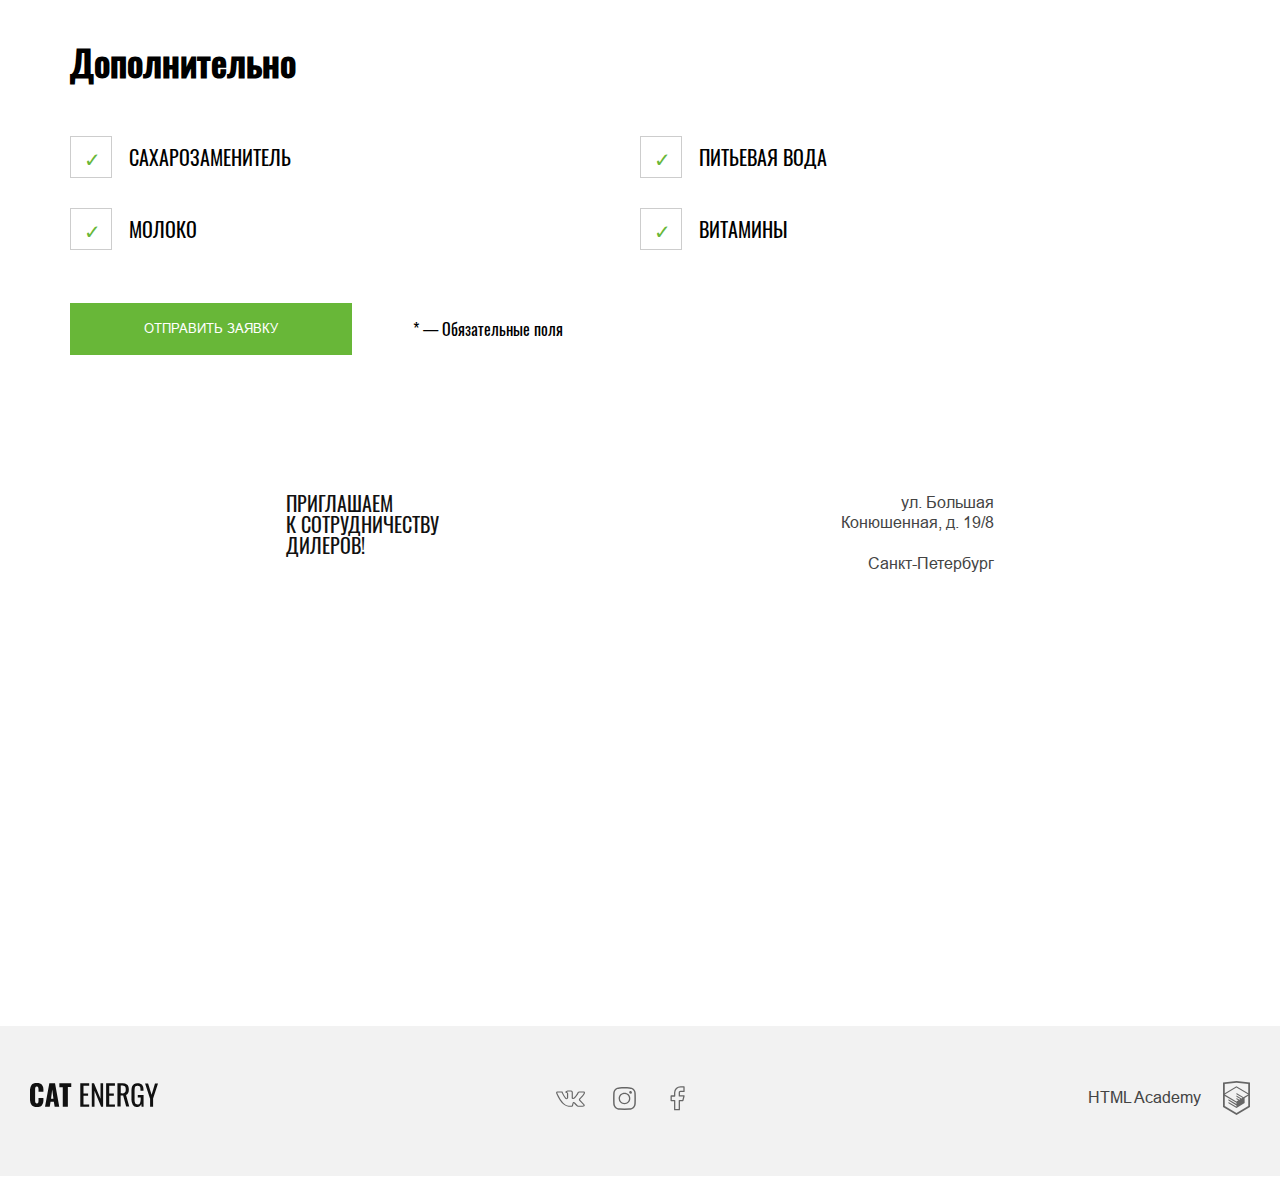
<file: form.html>
<!DOCTYPE html>
<html class="form-page" lang="ru">
<head>
  <meta charset="UTF-8">
  <title>Подбор программы</title>
  <link rel="stylesheet" href="bloks\header.css" type="text/css">
  <link rel="stylesheet" href="bloks\formpage.css" type="text/css">
  <link rel="stylesheet" href="bloks\footer.css" type="text/css">
  <link rel="stylesheet" href="global\fonts.css">
  <link rel="stylesheet" href="global\global.css">
</head>
<body class="form-page__body">
  <header class="page-header">
    <div class="page-header__logo">
      <a class="page-header__logo-items" href="index.html">
        <picture>
          <source media="(min-width: 1440px)" srcset="images\header\logo-desktop.svg">
          <source media="(min-width: 768px)" srcset="images\header\logo-tablet.svg">
          <img class="page-header__logo-icon" src="images\header\logo-mobile.svg" alt="Логотип">
        </picture>
      </a>
      <a class="page-header__logo-items">
        <img class="page-header__logo-item" src="images\header\logo.svg" alt="Cat Energy">
      </a>
    </div>
    <nav class="page-header__main-nav page-header__main-nav--opened page-header__main-nav--nojs" >
      <button class="main-nav__toggle" type="button"><span class="visually-hidden">Открыть меню</span></button>
      <ul class="main-nav__list-catalog">
        <li class="main-nav__list-item main-nav__item-catalog ">
          <a class="main-nav__list-link" href="index.html">Главная</a>
        </li>
        <li class="main-nav__list-item main-nav__item-catalog ">
          <a class="main-nav__list-link" href="catalog.html">Каталог продукции</a>
        </li>
        <li class="main-nav__list-item main-nav__item-catalog main-nav__list-item--activ main-nav__catalog-item--activ">
          <a class="main-nav__list-link">Подбор программы</a>
        </li>
      </ul>
    </nav>
  </header>
  <script>
    var navMain = document.querySelector('.page-header__main-nav');
    var navToggle = document.querySelector('.main-nav__toggle');

    navMain.classList.remove('page-header__main-nav--nojs');

    navToggle.addEventListener('click', function(){
      if (navMain.classList.contains('page-header__main-nav--closed')){
        navMain.classList.remove('page-header__main-nav--closed');
        navMain.classList.add('page-header__main-nav--opened');
      } else {
        navMain.classList.add('page-header__main-nav--closed');
        navMain.classList.remove('page-header__main-nav--opened');
      }
    });
  </script>
  <main class="form-main">
    <section class="page-main__form form">
      <div class="form__wrapper">
        <h1 class="form__title">Подбор программы</h1>
        <p class="form__intro">Заполните анкету, и мы подберем<br>
          программу питания для вашего кота</p>
        <form class="form__data js-form" action="#" method="post">
          <div class="form__personal">
            <fieldset class="form__data-personal personal-data">
                <p class="personal-data__name">
                  <label class="name" for="name">имя:*</label>
                  <input class="name__intro js-input js-input-name input" id="name" type="text" name="name" placeholder="барсик" required aria-required/>
                </p>
                <p class="personal-data__weight">
                  <label class="weight" for="weight">вес(кг):*</label>
                  <input class="weight__intro js-input js-input-weight input" id="weight" type="number" name="weight" placeholder="7" required aria-required/>
                </p>
                <p class="personal-data__age">
                  <label class="age" for="age">возраст(лет):</label>
                  <input class="age__intro" id="age" type="number" name="age" placeholder="7">
                </p>
            </fieldset>
            <fieldset class="form__data-purpose purpose">
              <ul class="purpose__list">
                <li class="purpose__item">
                  <label class="purpos__control" for="weight-loss">
                    <input class="visually-hidden purpos__control-input" type="radio" name="purpos" value="slim" id="weight-loss" checked>
                    <span class="control-mark"></span>
                    <span class="purpose__label">похудение</span>
                  </label>
                </li>
                <li class="purpose__item">
                  <label class="purpos__control" for="weight-gain">
                    <input class="visually-hidden purpos__control-input" type="radio" name="purpos" value="pro" id="weight-gain" checked>
                    <span class="control-mark"></span>
                    <span class="purpose__label">набор массы</span>
                  </label>
                </li>
                <li class="purpose__item">
                  <label class="purpos__control" for="advice">
                    <input class="visually-hidden purpos__control-input" type="radio" name="purpos" value="advice" id="advice" checked>
                    <span class="control-mark"></span>
                    <span class="purpose__label">Не знаю (Нужен ваш совет)</span>
                  </label>
                </li>
              </ul>
            </fieldset>
          </div>
          <fieldset class="form__data-contacts data-contacts">
            <h2 class="data-contacts__title">Контактные данные (владельца кота)</h2>
            <div class="data-contacts__wrapper">
              <p class="data-contacts__email">
                <label class="email" for="email">E-mail:*</label>
                <input class="email-intro js-input js-input-email input" id="email" type="email" name="email" placeholder="kuklachev@gmail.com" required aria-required/>
                <svg class="email_icon js-email_icon" role="img" alt="email иконка">
                  <use xlink:href="/sprite.svg#icon_email"></use>
                </svg>
              </p>
              <p class="data-contacts__number">
                <label class="number" for="number">Телефон:*</label>
                <input class="number-intro js-input js-input-number input" id="number" type="tel" name="number" placeholder="8 (960) 900-60-90" required aria-required/>
                <svg class="icon_phone js-icon_phone" role="img" alt="phone иконка">
                  <use xlink:href="/sprite.svg#icon_phone"></use>
                </svg>
              </p>
            </div>
          </fieldset>
          <fieldset class="form__data-comment comment">
            <h2 class="comment__title">Комментарий</h2>
            <textarea class="form-comment" name="comment" cols="30" rows="10" placeholder="Расскажите обо всех повадках кота"></textarea>
          </fieldset>
          <fieldset class="form__data-additionally additionally">
            <h2 class="additionally__title">Дополнительно</h2>
            <ul class="additionally__list">
              <li class="additionally__item">
                <label class="additionally__control" for="sugar-subsitute">
                  <input class="visually-hidden additionally__control-inpyt" type="checkbox" name="sugar-subsitute" id="sugar-subsitute" checked>
                  <span class="additionally__control-mark"></span>
                  <span class="additionally__control-label">сахарозаменитель</span>
                </label>
              </li>
              <li class="additionally__item">
                <label class="additionally__control" for="water">
                  <input class="visually-hidden additionally__control-inpyt" type="checkbox" name="water" id="water" checked>
                  <span class="additionally__control-mark"></span>
                  <span class="additionally__control-label">питьевая вода</span>
                </label>
              </li>
              <li class="additionally__item">
                <label class="additionally__control" for="milk">
                  <input class="visually-hidden additionally__control-inpyt" type="checkbox" name="milk" id="milk" checked>
                  <span class="additionally__control-mark"></span>
                  <span class="additionally__control-label">молоко</span>
                </label>
              </li>
              <li class="additionally__item">
                <label class="additionally__control" for="vitamins">
                  <input class="visually-hidden additionally__control-inpyt" type="checkbox" name="vitamins" id="vitamins" checked>
                  <span class="additionally__control-mark"></span>
                  <span class="additionally__control-label">витамины</span>
                </label>
              </li>
            </ul>
          </fieldset>
          <div class="form__application">
            <button class="form__button" type="submit">
              <span class="form__button-text">отправить заявку</span>
            </button>
            <p class="form__legend">
              <small class="form__legend">
                * — Обязательные поля
              </small>
            </p>
          </div>
        </div>
        </form>
        <script src="form.js"></script>
    </section>
  </main>
  <footer class="page-footer">
    <div class="page-footer__wrapper ">
      <div class="page-footer__cooperation cooperation">
        <div class="page-footer__cooperation-wrapper">
          <b class="cooperation__title">приглашаем <br> к сотрудничеству <br> дилеров!</b>
          <p class="cooperation__address">
            <span class="cooperation__address-intro">ул. Большая Конюшенная, д. 19/8</span>
            <span class="cooperation__address-intro">Санкт-Петербург</span>
          </p>
        </div>
      </div>
      <div id="map" class="map js-map">
        <script src="https://api-maps.yandex.ru/2.1/?lang=ru_RU&amp;apikey=d3330af5-6cea-4dac-9cd5-9641ea25615a" type="text/javascript"></script>
        <script src="map.js"></script>
      </div>
      <div class="page-footer__contacts">
        <div class="page-footer__contacts-wrapper">
          <a class="page-footer__logo-item">
            <img class="page-footer__logo" src="images\footer\footer-logo.svg" width="128px" height="24px" alt="логотип">
          </a>
          <ul class="social__list">
            <li class="social__item">
              <a class="social__link" href="#">
                <svg class="social__link-icon social__link-vkontakte" role="img" alt="Мы в Вконтакте" viewBox="0 0 23 16" id="icon_vkontakte" xmlns="http://www.w3.org/2000/svg"><path d="M.07 4c0-.63.42-.96 1.27-1.01L4.6 3c.22
                  0 .37.09.44.27.33.91.7 1.7 1.13 2.37.41.66.95 1.43 1.63 2.3a.3.3 0 0 0 .28.16c.1 0 .18-.04.24-.13l.07-.2.02-3.17c0-.21-.06-.36-.19-.43A1.9 1.9
                  0 0 0 7.53 4c-.26-.04-.4-.17-.4-.4 0-.05.02-.09.03-.11.3-.8 1.18-1.19 2.63-1.19L11 2.29c.56 0 1.02.12 1.38.35.37.23.55.6.55
                  1.1v4.15c.1.06.2.09.28.09.22 0 .41-.11.57-.33 1.6-1.88 2.48-3.13 2.6-3.77a1.29 1.29 0 0 1 .55-.57c.24-.13.44-.22.62-.27a.5.5 0 0
                  1 .2-.03h3.39l.21.01c.3 0 .52.12.68.35.06.07.1.15.12.24a1.57 1.57 0 0 1 .06.4v.13c-.1.5-.36 1.03-.78 1.6-.41.57-.94 1.18-1.59 1.84-.64.66-1.04
                  1.09-1.2 1.3-.13.14-.2.28-.2.4 0 .1.06.2.18.33l3.2 3.36c.17.2.26.41.26.64 0 .28-.13.52-.4.7-.26.18-.57.28-.94.3l-.37.03h-3.33a.8.8 0 0 0-.08
                  0 .8.8 0 0 1-.1.02c-.31 0-.61-.12-.89-.35a182 182 0 0 1-2.06-2.16 1.1 1.1 0 0 0-.3-.24 25.63 25.63 0 0
                  0-.44 1.63l-.07.31c-.14.43-.45.68-.92.77l-.3.02H9.74a5.92 5.92 0 0 1-3.62-1.4 14.5 14.5 0 0 1-3.25-3.59A32.9 32.9 0 0
                  1 .18 4.52C.11 4.36.07 4.2.07 4Zm13.15 4.73c-.3 0-.58-.07-.83-.21-.25-.14-.37-.33-.37-.58v-4.2c0-.25-.07-.42-.22-.52-.15-.1-.4-.16-.77-.16L9.8
                  3.1c-.63 0-1.1.09-1.43.27.65.26.97.67.97 1.24v3.22c-.03.3-.18.56-.44.76-.26.2-.55.3-.88.3-.43 0-.77-.17-1-.53a18.47 18.47 0 0
                  1-2.54-4.1l-.2-.47-2.9-.02c-.2 0-.3.01-.33.03-.02.02-.03.07-.03.16 0 .1.02.22.04.34l.46 1.03a23.46 23.46 0 0 0 4 6.25c1.44 1.53 2.85 2.29
                  4.23 2.29h2.2c.08 0 .15-.02.19-.07a.52.52 0 0 0 .1-.24l.05-.18.42-1.61c.11-.22.22-.37.3-.44.16-.14.35-.2.57-.2.35 0 .71.17 1.08.53l1.86
                  1.97c.11.16.24.24.37.24h3.6c.45 0 .67-.1.67-.28a.31.31 0 0 0-.07-.18l-3.17-3.3a1.17 1.17 0 0 1-.38-.83c0-.3.12-.57.35-.84.2-.25.56-.65
                  1.11-1.22a28.2 28.2 0 0 0 1.43-1.59c.41-.5.68-.94.81-1.34l.07-.24a.24.24 0 0 1-.02-.12l-.02-.14h-3.44c-.22.07-.4.18-.53.33l-.13.35c-.36.84-1.32
                  2.14-2.86 3.9-.31.24-.67.36-1.08.36Z"/>
                </svg>
              </a>
            </li>
            <li class="social__item">
              <a class="social__link" href="#" >
                <svg class="social__link-icon social__link-instagram" role="img" alt="Мы в Инстаграм" viewBox="0 0 16 16" id="icon_instagram" xmlns="http://www.w3.org/2000/svg"><g clip-path="url(#a)">
                  <path d="M7.98.06c1.34 0 2.43.02 3.27.05a6 6 0 0 1 1.92.37 3.99 3.99 0 0 1 2.31 2.32 6 6 0 0 1 .38 1.92 91.88 91.88 0 0 1 0 6.53 6 6 0
                  0 1-.38 1.92 3.99 3.99 0 0 1-2.3 2.31 6 6 0 0 1-1.93.38 91.88 91.88 0 0 1-6.53 0 6 6 0 0 1-1.92-.38 3.99 3.99 0 0 1-2.32-2.3 6 6 0 0
                  1-.37-1.93 91.73 91.73 0 0 1 0-6.53A6 6 0 0 1 .48 2.8 3.99 3.99 0 0 1 2.8.48 6 6 0 0 1 4.72.11C5.56.08 6.65.06 7.98.06Zm0
                  1.03c-1.38 0-2.51.02-3.39.05-.56.02-1.08.12-1.56.3-.75.31-1.28.84-1.6 1.6-.17.47-.27 1-.29 1.55a98.83 98.83 0 0 0 0 6.79c.02.56.12
                  1.08.3 1.56.31.75.84 1.28 1.6 1.6.47.17 1 .27 1.55.29a98.66 98.66 0 0 0 6.79 0 5.01 5.01 0 0 0 1.56-.3 2.85 2.85 0 0 0
                  1.6-1.6c.17-.47.27-1 .29-1.55a98.66 98.66 0 0 0 0-6.79 5.01 5.01 0 0 0-.3-1.56 2.85 2.85 0 0
                  0-1.6-1.6c-.47-.17-1-.27-1.55-.29-.88-.03-2.01-.05-3.4-.05Zm0 10.07c.88 0 1.63-.31 2.25-.93.62-.62.93-1.37.93-2.25
                  0-.87-.31-1.62-.93-2.24a3.06 3.06 0 0 0-2.25-.93c-.87 0-1.62.31-2.24.93a3.06 3.06 0 0 0-.93 2.24c0 .88.31 1.63.93 2.25.62.62 1.37.93
                  2.24.93Zm0-7.24c1.13 0 2.09.4 2.88 1.19.8.8 1.19 1.75 1.19 2.87 0 1.13-.4 2.09-1.2 2.88-.78.8-1.74 1.19-2.87 1.19-1.12
                  0-2.08-.4-2.87-1.2a3.92 3.92 0 0 1-1.19-2.87c0-1.12.4-2.08 1.19-2.87.8-.8 1.75-1.19 2.87-1.19Zm5.2-.15a.95.95 0 0 1-.97.94.9.9 0 0
                  1-.67-.28.9.9 0 0 1-.27-.66.95.95 0 0 1 .93-.97c.26 0 .49.1.68.29.2.19.3.42.3.68Z"/></g><defs><clipPath id="a">
                  <path d="M0 0h16v16H0z"/></clipPath></defs>
                </svg>
              </a>
            </li>
            <li class="social__item">
              <a class="social__link" href="#">
                <svg class="social__link-icon social__link-facebook" role="img" alt="Мы в Фейсбуке" viewBox="0 0 22 22"  fill="none" id="icon_facebook" xmlns="http://www.w3.org/2000/svg">
                  <path d="M16.5 1.83h-2.75c-1.22 0-2.38.48-3.24 1.32a4.45 4.45 0 0 0-1.34
                  3.18v2.7H6.42v3.59h2.75v7.19h3.66v-7.2h2.75l.92-3.59h-3.67v-2.7c0-.23.1-.46.27-.63.17-.17.4-.26.65-.26h2.75v-3.6Z" stroke="none
                  stroke-width="1.1" stroke-linecap="round" stroke-linejoin="round"/>
                </svg>
              </a>
            </li>
          </ul>
          <div class="copyrigh-wrapper">
            <a class="page-footer__copyright copyright" href="#">
              <span class="copyright__text">HTML Academy</span>
                <svg class="copyright__logo" role="img" alt="логотип" viewBox="0 0 27 34" id="logo_html" xmlns="http://www.w3.org/2000/svg">< clip-path="url(#a)">
                  <path d="M13.64.02 13.5 0 0 1.4v24.61L13.5 34 27 26.01V1.41L13.64 0Zm11.6 25L13.5 31.96 1.77 25.02v-10.1l11.68 6.93.02
                  1.25-8.02-4.75v1.23l8.04 4.8.02 1.3-8.05-4.76v1.22l8.04 4.81 8.12-4.83V16.9l3.62-2.15v10.26Zm0-11.57L22 15.33l-1.48.88-7.06-4.19-.01
                  1.23 6.04 3.57-.06.03-.13.07-.86.5-4.98-2.95-.01 1.22 3.93 2.33-.93.61-.02.01-2.97-1.74-.01 1.23 1.94 1.13-1.98 1.19L1.8 13.58l11.63-6.96
                  11.8 6.83Zm0-1.22L13.43 5.3 1.77 12.22V2.99L13.5 1.76 25.23 3v9.24Z" /></><defs><clipPath id="fnt">
                  <path d="M0 0h27v34H0z"/></clipPath></defs>
                </svg>
            </a>
          </div>
        </div>
      </div>
    </div>
  </footer>
</body>
</html>
</file>
